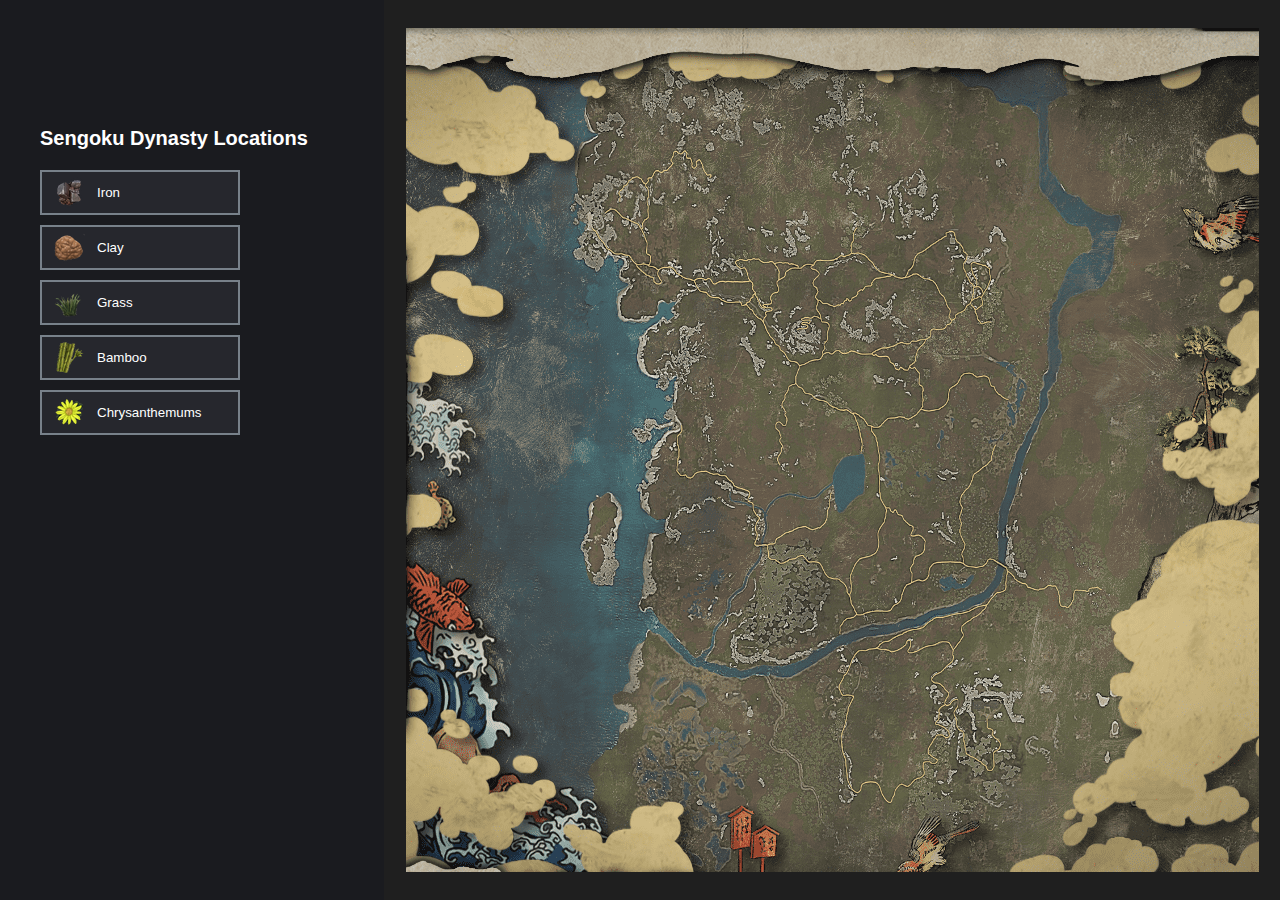
<file: index.html>
<!DOCTYPE html>
<html lang="en">
<head>
    <meta charset="UTF-8">
    <meta name="viewport" content="width=device-width, initial-scale=1.0">
    <link rel="stylesheet" href="map.css">
    <script src="map.js" defer></script>
    <title>Interactive Map with Legend</title>
</head>
<body>
    <div class="legend">
		<h2 class="legend-title">Sengoku Dynasty Locations</h2>
        <button id="legend-icon1">
            <div class="button-content">
                <img src="images/trans_iron.png" alt="Iron">
                <span>Iron</span>
            </div>
        </button>
        <button id="legend-icon2">
            <div class="button-content">		
				<img src="images/trans_clay.png" alt="Clay">
				<span>Clay</span>
			</div>
        </button>
        <button id="legend-icon3">
			<div class="button-content">
				<img src="images/trans_grass.png" alt="Grass">
				<span>Grass</span>
			</div>
        </button>
        <button id="legend-icon4">
			<div class="button-content">
				<img src="images/trans_bamboo.png" alt="Bamboo">
				<span>Bamboo</span>
			</div>
        </button>
        <button id="legend-icon5">
			<div class="button-content">
				<img src="images/trans_chrysanthemums.png" alt="Chrysanthemums">
				<span>Chrysanthemums</span>
			</div>
        </button>
    </div>

    <div class="map-container">
        <img id="map" src="images/map.png" alt="Map">
		<!-- Íron Icons -->
		<div id="icon1_0" class="map-icon iron"></div>
		<div id="icon1_1" class="map-icon iron"></div>
		
		<!-- Clay Icons -->
		<div id="icon2_0" class="map-icon clay"></div>
		<div id="icon2_1" class="map-icon clay"></div>
		
		<!-- Grass Icons -->
        <div id="icon3_0" class="map-icon grass"></div>
        <div id="icon3_1" class="map-icon grass"></div>
        <div id="icon3_2" class="map-icon grass"></div>
        <div id="icon3_3" class="map-icon grass"></div>
        <div id="icon3_4" class="map-icon grass"></div>
        <div id="icon3_5" class="map-icon grass"></div>
        <div id="icon3_6" class="map-icon grass"></div>
        <div id="icon3_7" class="map-icon grass"></div>
		
		<!-- Bamboo Icons -->
        <div id="icon4" class="map-icon bamboo"></div>
		
		<!-- Chrys Icons -->
        <div id="icon5" class="map-icon chrysanthemums"></div>
    </div>
</body>
</html>
</file>
<file: map.css>
body {
    margin: 0;
    padding: 0;
    overflow: hidden;
    display: flex;
    min-height: 100vh;
	background-color: #1A1B1F;
	font-family: Roboto,sans-serif;
}


.legend {
    flex: 0 0 30%;
    max-width: 30%;
    display: flex;
    flex-direction: column;
    gap: 10px;
    padding: 10px;
    background-color: #f0f0f0;
    box-sizing: border-box;
    overflow-y: auto;
	background-color: #1A1B1F;
	margin-top:100px;
}

.map-container {
    flex: 1;
    position: relative;
    overflow: hidden;
    background-color: #1f1f1f;
    display: flex; /* Hinzugefügt */
    justify-content: center; /* Hinzugefügt */
    align-items: center; /* Hinzugefügt */
}

#map {
    max-width: auto; /* Geändert von width: 100% */
    max-height: 100%; /* Hinzugefügt */
}
.map-icon {
    display: none;
    position: absolute;
    width: 30px;
    height: 30px;
    cursor: pointer;
    transition: opacity 0.3s ease-in-out;
    background-size: contain;
    background-repeat: no-repeat;
}

.iron {
    background-image: url('images/trans_iron.png');
}

.clay {
    background-image: url('images/trans_clay.png');
}

.grass {
    background-image: url('images/trans_grass.png');
}

.bamboo {
    background-image: url('images/trans_bamboo.png');
}

.chrysanthemums {
    background-image: url('images/trans_chrysanthemums.png');
}

.legend button {
    width: 200px; /* Breite auf 150px festlegen */
    height: 45px; /* Höhe auf 35px festlegen */
    background-color: #26272D;
    color: white;
    border: none;
    cursor: pointer;
	border: 2px solid #78818a;
    transition: background-color 0.3s ease;
	text-align: left; /* Text linksbündig ausrichten */
    padding: 10px; /* Padding hinzufügen */
    margin-left: 30px; /* Verschiebung um 30px nach rechts */
	    display: flex; /* Hinzugefügt */
    align-items: center; /* Hinzugefügt */
}

.button-content {
    display: flex;
    align-items: center;
}

.button-content img {
    margin-right: 10px; /* Abstand zwischen Bild und Text */
}

.legend button:hover {
    background-color: #0f0f0f;
}

.legend-title {
    font-size: 20px;
    font-weight: bold;
    margin-left: 30px;
    margin-bottom: 10px; /* Abstand unterhalb des Titels */
	color: white;
}
</file>
